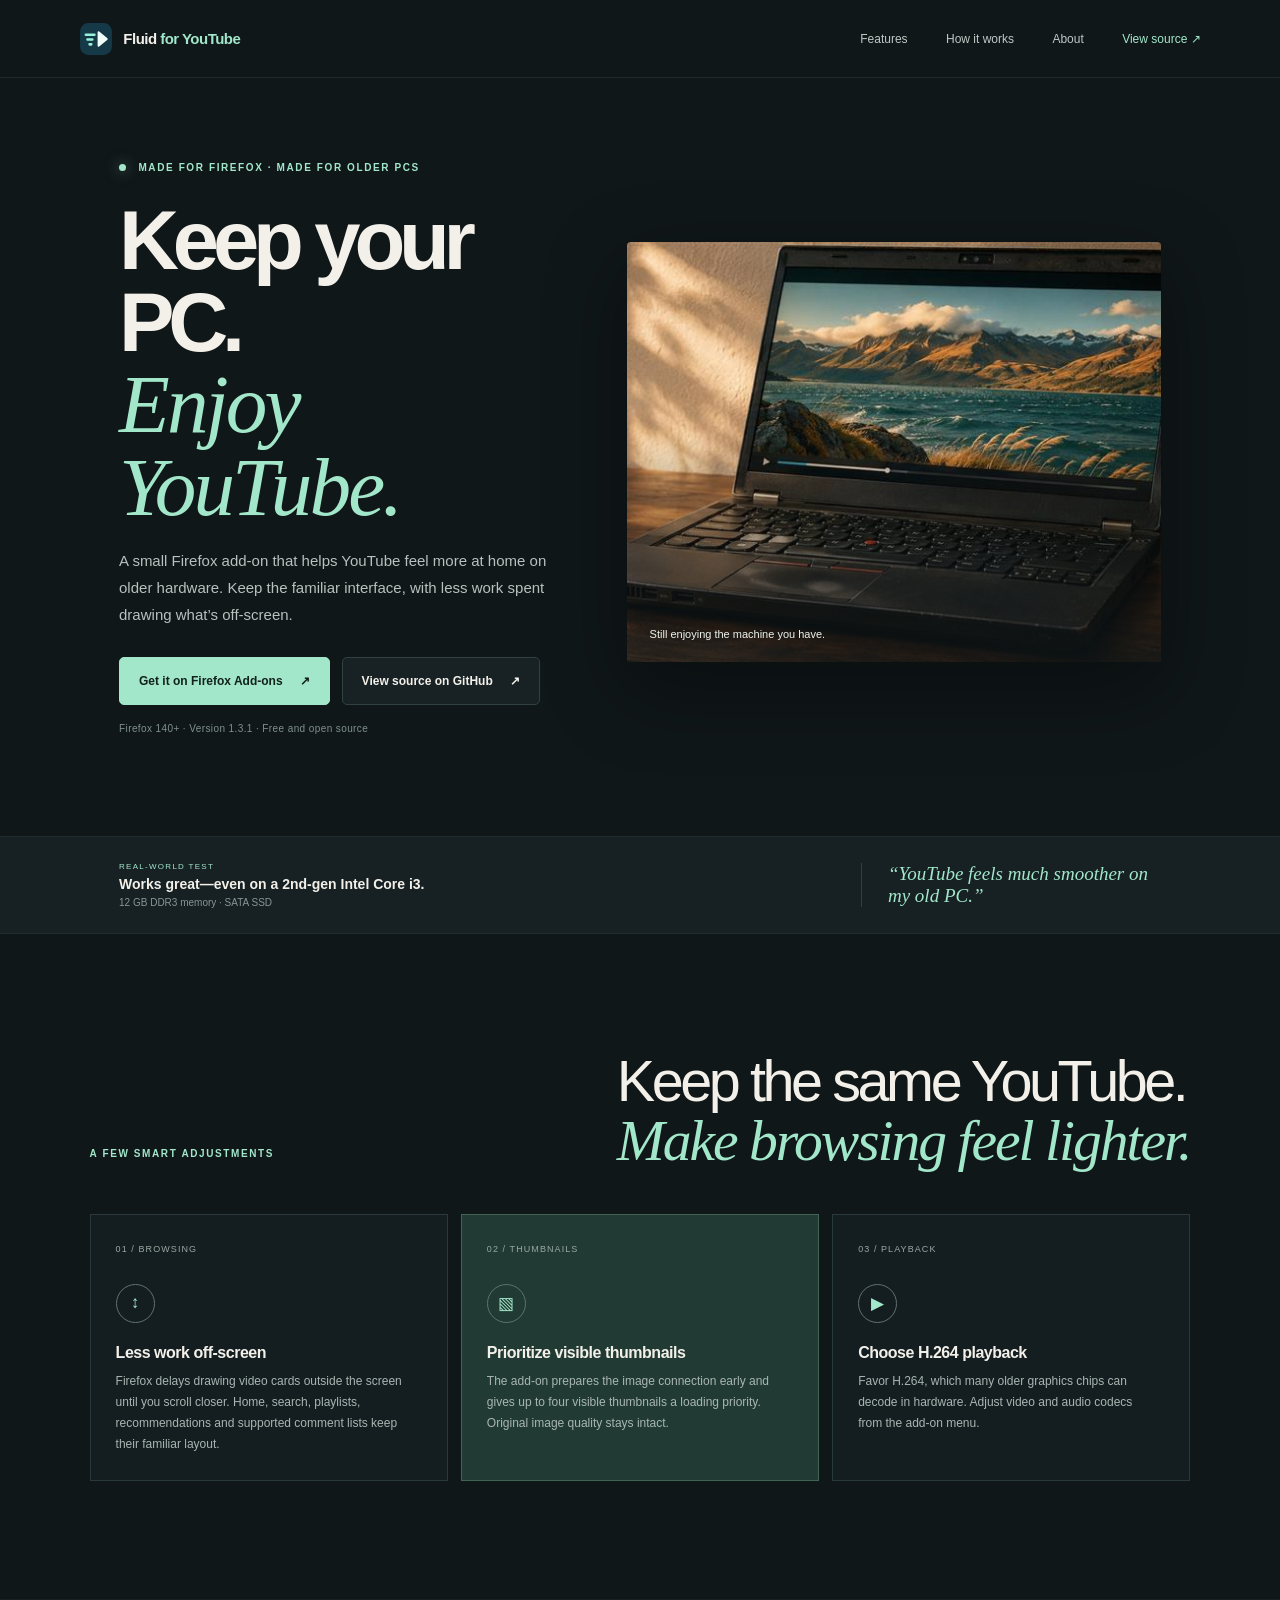
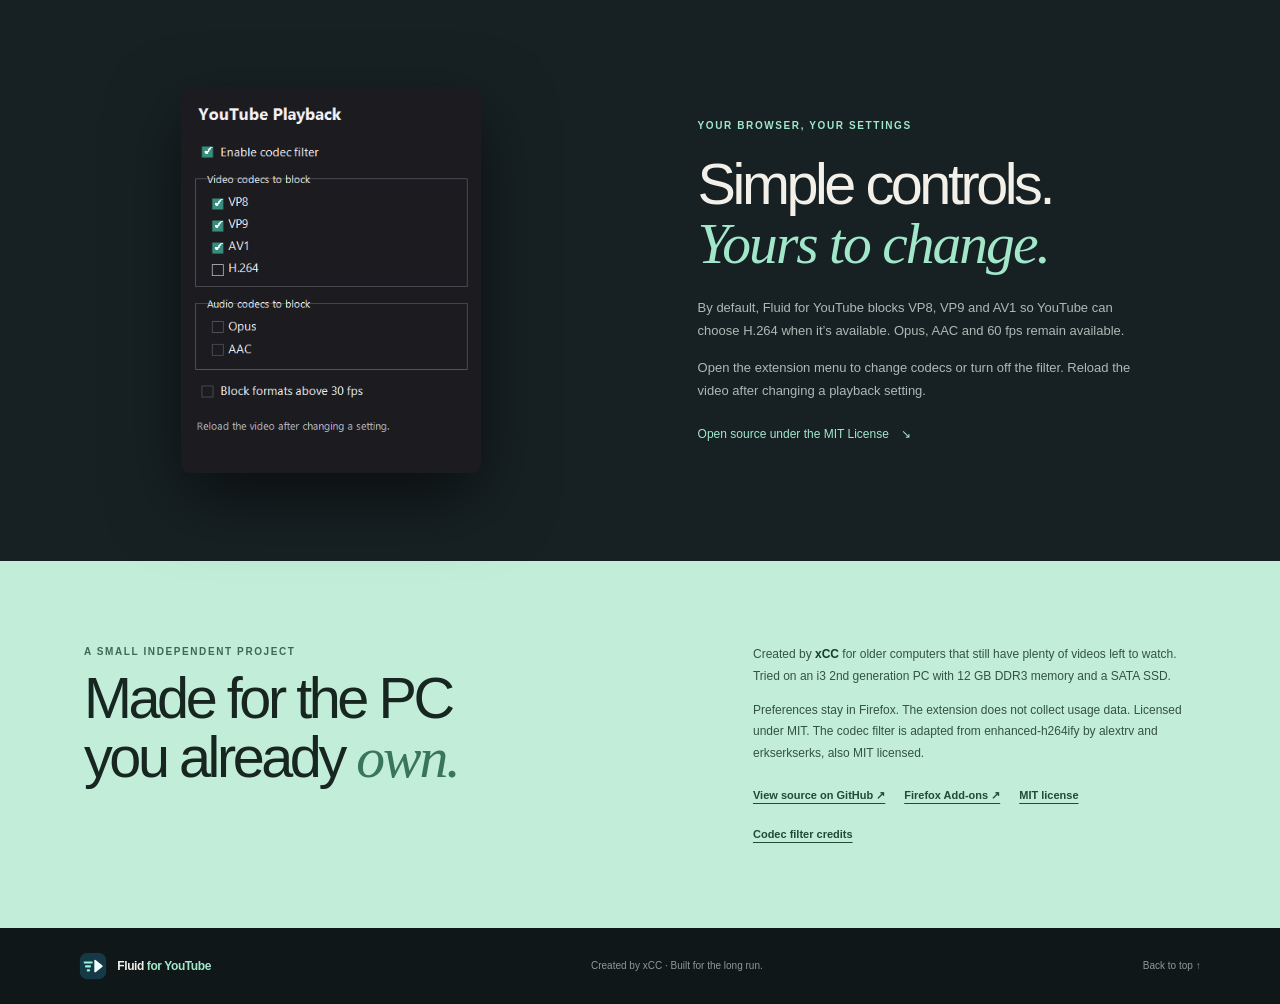
<file: docs/index.html>
<!doctype html>
<html lang="en">
<head>
  <meta charset="utf-8">
  <meta name="viewport" content="width=device-width, initial-scale=1">
  <meta name="theme-color" content="#101719">
  <meta name="description" content="Fluid for YouTube helps older PCs browse YouTube more comfortably, with smoother lists, prioritized thumbnails and H.264 playback options.">
  <title>Fluid for YouTube — A lighter YouTube for older PCs</title>
  <link rel="icon" href="assets/icon.svg" type="image/svg+xml">
  <link rel="stylesheet" href="styles.css">
</head>
<body>
  <header class="topbar">
    <a class="brand" href="#top" aria-label="Fluid for YouTube home">
      <img src="assets/icon.svg" width="34" height="34" alt="">
      <span>Fluid <i>for YouTube</i></span>
    </a>
    <nav aria-label="Main navigation">
      <a href="#features">Features</a>
      <a href="#how-it-works">How it works</a>
      <a href="#about">About</a>
      <a class="nav-source" href="https://github.com/ex4714-rgb/fluid-for-youtube" target="_blank" rel="noreferrer">View source <span aria-hidden="true">↗</span></a>
    </nav>
  </header>

  <main id="top">
    <section class="hero">
      <div class="hero-copy">
        <p class="eyebrow"><span class="status-dot"></span> MADE FOR FIREFOX · MADE FOR OLDER PCS</p>
        <h1>Keep your PC.<br><em>Enjoy YouTube.</em></h1>
        <p class="intro">A small Firefox add-on that helps YouTube feel more at home on older hardware. Keep the familiar interface, with less work spent drawing what’s off-screen.</p>
        <div class="actions">
          <a class="button button-primary" href="https://addons.mozilla.org/fr/firefox/addon/fluid-for-youtube/" target="_blank" rel="noreferrer">Get it on Firefox Add-ons <span aria-hidden="true">↗</span></a>
          <a class="button button-secondary" href="https://github.com/ex4714-rgb/fluid-for-youtube" target="_blank" rel="noreferrer">View source on GitHub <span aria-hidden="true">↗</span></a>
        </div>
        <p class="meta-line">Firefox 140+ · Version 1.3.1 · Free and open source</p>
      </div>
      <div class="hero-image">
        <img src="images/cover.jpg" alt="A well-used laptop playing a scenic video in warm morning light." width="1280" height="427">
        <div class="image-caption">Still enjoying the machine you have.</div>
      </div>
    </section>

    <section class="tested-strip" aria-label="Test computer">
      <div class="tested-details"><span class="tiny-label">REAL-WORLD TEST</span><strong>Works great—even on a 2nd-gen Intel Core i3.</strong><span class="spec-line">12 GB DDR3 memory · SATA SSD</span></div>
      <p>“YouTube feels much smoother on my old PC.”</p>
    </section>

    <section class="features section-wrap" id="features">
      <div class="section-heading">
        <p class="eyebrow">A FEW SMART ADJUSTMENTS</p>
        <h2>Keep the same YouTube.<br><em>Make browsing feel lighter.</em></h2>
      </div>
      <div class="feature-grid">
        <article class="feature-card">
          <span class="feature-index">01 / BROWSING</span>
          <div class="feature-icon" aria-hidden="true">↕</div>
          <h3>Less work off-screen</h3>
          <p>Firefox delays drawing video cards outside the screen until you scroll closer. Home, search, playlists, recommendations and supported comment lists keep their familiar layout.</p>
        </article>
        <article class="feature-card feature-card-accent">
          <span class="feature-index">02 / THUMBNAILS</span>
          <div class="feature-icon" aria-hidden="true">▧</div>
          <h3>Prioritize visible thumbnails</h3>
          <p>The add-on prepares the image connection early and gives up to four visible thumbnails a loading priority. Original image quality stays intact.</p>
        </article>
        <article class="feature-card">
          <span class="feature-index">03 / PLAYBACK</span>
          <div class="feature-icon" aria-hidden="true">▶</div>
          <h3>Choose H.264 playback</h3>
          <p>Favor H.264, which many older graphics chips can decode in hardware. Adjust video and audio codecs from the add-on menu.</p>
        </article>
      </div>
    </section>

    <section class="settings-section" id="how-it-works">
      <div class="settings-image-wrap">
        <img src="images/playback-settings.png" alt="Fluid for YouTube playback settings. VP8, VP9 and AV1 are blocked by default, while H.264 remains available." width="380" height="490" loading="lazy">
      </div>
      <div class="settings-copy">
        <p class="eyebrow">YOUR BROWSER, YOUR SETTINGS</p>
        <h2>Simple controls.<br><em>Yours to change.</em></h2>
        <p>By default, Fluid for YouTube blocks VP8, VP9 and AV1 so YouTube can choose H.264 when it’s available. Opus, AAC and 60 fps remain available.</p>
        <p>Open the extension menu to change codecs or turn off the filter. Reload the video after changing a playback setting.</p>
        <a class="text-link" href="#about">Open source under the MIT License <span aria-hidden="true">↘</span></a>
      </div>
    </section>

    <section class="about-section" id="about">
      <div class="about-inner">
        <div>
          <p class="eyebrow">A SMALL INDEPENDENT PROJECT</p>
          <h2>Made for the PC<br>you already <em>own.</em></h2>
        </div>
        <div class="about-copy">
          <p>Created by <strong>xCC</strong> for older computers that still have plenty of videos left to watch. Tried on an i3 2nd generation PC with 12 GB DDR3 memory and a SATA SSD.</p>
          <p>Preferences stay in Firefox. The extension does not collect usage data. Licensed under MIT. The codec filter is adapted from enhanced-h264ify by alextrv and erkserkserks, also MIT licensed.</p>
          <div class="about-links"><a href="https://github.com/ex4714-rgb/fluid-for-youtube" target="_blank" rel="noreferrer">View source on GitHub ↗</a><a href="https://addons.mozilla.org/fr/firefox/addon/fluid-for-youtube/" target="_blank" rel="noreferrer">Firefox Add-ons ↗</a><a href="assets/LICENSE">MIT license</a><a href="assets/LICENSE-enhanced-h264ify.txt">Codec filter credits</a></div>
        </div>
      </div>
    </section>
  </main>

  <footer class="footer">
    <a class="brand" href="#top"><img src="assets/icon.svg" width="28" height="28" alt=""><span>Fluid <i>for YouTube</i></span></a>
    <span>Created by xCC · Built for the long run.</span>
    <a href="#top">Back to top ↑</a>
  </footer>
</body>
</html>
</file>
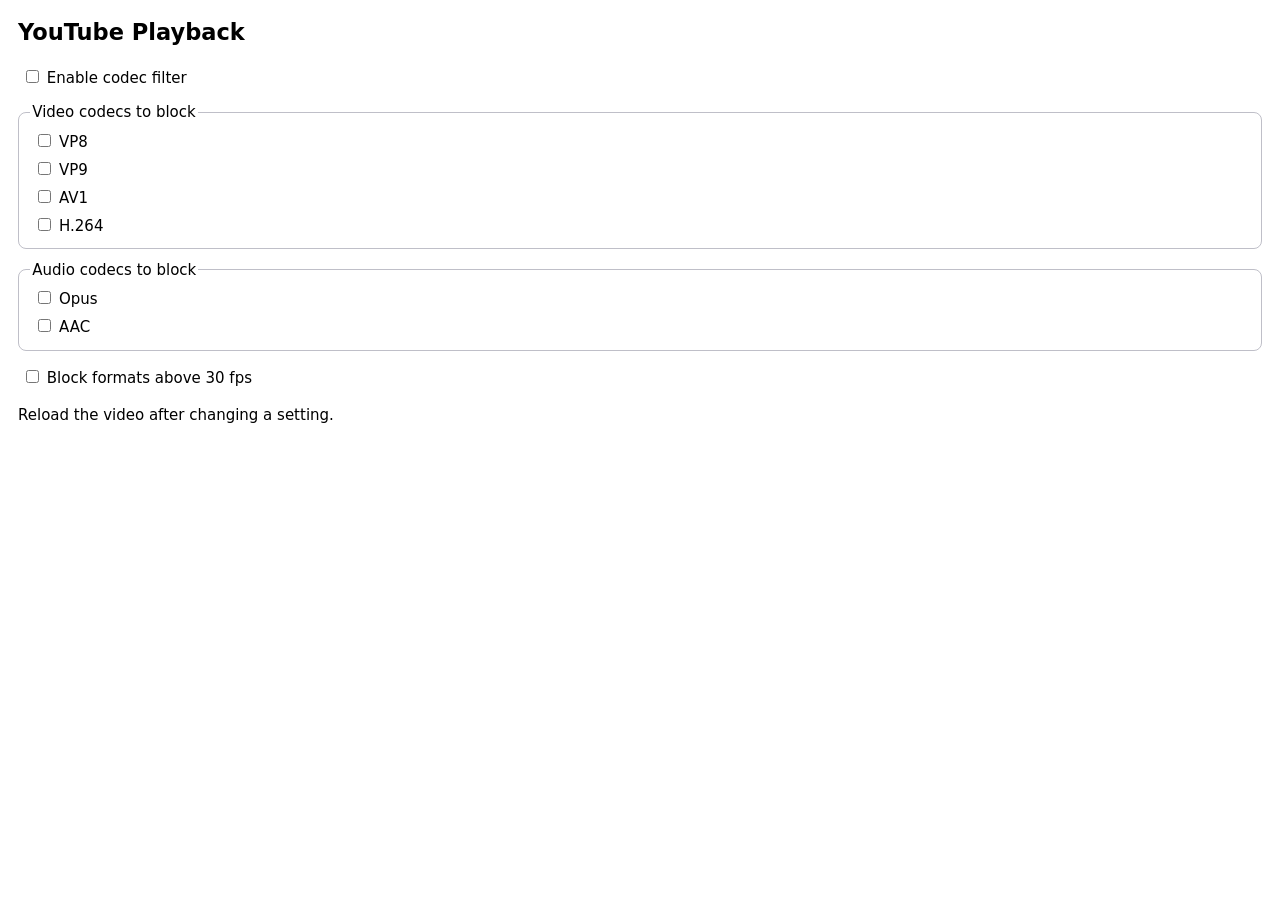
<file: src/settings.html>
<!doctype html><html lang="en"><meta charset="utf-8"><title>Fluid for YouTube</title>
<style>:root{color-scheme:light dark;font:15px system-ui}body{min-width:245px;margin:18px}label{display:block;padding:4px}fieldset{margin:12px 0;border:1px solid #8898;border-radius:8px}p{max-width:37ch}input{accent-color:#338477}</style>
<h2>YouTube Playback</h2><label><input id="filter" type="checkbox"> Enable codec filter</label>
<fieldset><legend>Video codecs to block</legend>
<label><input id="vp8" type="checkbox"> VP8</label>
<label><input id="vp9" type="checkbox"> VP9</label>
<label><input id="av1" type="checkbox"> AV1</label>
<label><input id="h264" type="checkbox"> H.264</label></fieldset>
<fieldset><legend>Audio codecs to block</legend><label><input id="opus" type="checkbox"> Opus</label><label><input id="aac" type="checkbox"> AAC</label></fieldset>
<label><input id="limitFps" type="checkbox"> Block formats above 30 fps</label>
<p id="status" role="status">Reload the video after changing a setting.</p>
<script src="prefs.js"></script><script src="settings.js"></script></html>
</file>
<file: docs/styles.css>
:root {
  color-scheme: dark;
  --bg: #101719;
  --surface: #172124;
  --surface-2: #1c282b;
  --text: #f2f0e9;
  --muted: #a6b0ae;
  --line: #304043;
  --mint: #a2e7ca;
  --mint-dark: #213b34;
  --serif: Georgia, 'Times New Roman', serif;
  --sans: 'Segoe UI', Arial, sans-serif;
}

* { box-sizing: border-box; }
html { scroll-behavior: smooth; }
body { margin: 0; background: var(--bg); color: var(--text); font-family: var(--sans); -webkit-font-smoothing: antialiased; overflow-x: hidden; }
img { max-width: 100%; }
a { color: inherit; }
.topbar { height: 78px; display: flex; align-items: center; justify-content: space-between; padding: 0 clamp(24px, 6.2vw, 96px); border-bottom: 1px solid rgba(255,255,255,.08); }
.brand { display: inline-flex; gap: 10px; align-items: center; color: var(--text); text-decoration: none; font-size: 15px; font-weight: 700; letter-spacing: -.035em; }
.brand img { border-radius: 9px; }
.brand i { color: var(--mint); font-style: normal; }
nav { display: flex; gap: clamp(17px,3vw,40px); align-items: center; color: #c0c8c5; font-size: 12px; }
nav a, .footer a { text-decoration: none; transition: color .2s ease; }
nav a:hover, .footer a:hover, .text-link:hover { color: var(--mint); }
.nav-source { color: var(--mint); }
.hero { min-height: 600px; display: grid; grid-template-columns: .9fr 1.1fr; align-items: center; gap: 5.5vw; padding: 62px clamp(24px, 9.3vw, 144px) 72px; max-width: 1680px; margin: auto; }
.hero-copy { padding: 20px 0; }
.eyebrow { color: var(--mint); font-size: 10px; letter-spacing: .16em; line-height: 1.5; font-weight: 700; }
.status-dot { display: inline-block; width: 7px; height: 7px; margin-right: 8px; border-radius: 50%; background: var(--mint); box-shadow: 0 0 14px #a2e7ca85; }
h1, h2, h3, p { margin-top: 0; }
h1 { margin: 25px 0 19px; font-size: clamp(48px,6.5vw,86px); line-height: .98; letter-spacing: -.075em; font-weight: 600; }
h1 em, h2 em { color: var(--mint); font-family: var(--serif); font-weight: 400; letter-spacing: -.035em; }
.intro { max-width: 440px; color: #b8c1be; font-size: 15px; line-height: 1.8; }
.actions { display: flex; flex-wrap: wrap; gap: 12px; margin: 29px 0 18px; }
.button { min-height: 48px; display: inline-flex; align-items: center; justify-content: center; gap: 17px; padding: 0 19px; border: 1px solid var(--line); border-radius: 5px; text-decoration: none; font-size: 12px; font-weight: 700; transition: transform .2s ease, background .2s ease; }
.button:hover { transform: translateY(-2px); }
.button-primary { color: #13211c; background: var(--mint); border-color: var(--mint); }
.button-primary:hover { background: #bbf0d9; }
.button-secondary { color: var(--text); background: #182124; }
.meta-line { color: #7f908d; font-size: 10px; letter-spacing: .04em; }
.hero-image { min-height: 420px; position: relative; overflow: hidden; background: #252c27; border-radius: 4px; box-shadow: 0 26px 80px #0006; }
.hero-image img { width: 100%; height: 100%; min-height: 420px; display: block; position: absolute; inset: 0; object-fit: cover; object-position: center 53%; }
.hero-image::after { content: ''; position: absolute; inset: 45% 0 0; background: linear-gradient(transparent, #101719c9); }
.image-caption { position: absolute; z-index: 1; bottom: 22px; left: 23px; right: 23px; color: #edf4ee; font-size: 11px; }
.tested-strip { display: grid; grid-template-columns: 1fr auto; align-items: center; gap: 28px; padding: 25px clamp(24px, 9.3vw, 144px); background: #172124; border-block: 1px solid #ffffff0b; }
.tested-details { display: grid; gap: 5px; }
.tested-strip strong { color: var(--text); font-size: 14px; }
.tested-details .spec-line { color: #879693; font-size: 10px; }
.tested-strip .tiny-label { color: var(--mint); font-size: 8px; letter-spacing: .16em; }
.tested-strip > p { max-width: 300px; margin: 0; padding-left: 26px; border-left: 1px solid var(--line); color: var(--mint); font: italic 19px var(--serif); }
.section-wrap { max-width: 1320px; margin: auto; padding: 118px clamp(24px, 7vw, 96px); }
.section-heading { display: flex; justify-content: space-between; align-items: end; margin-bottom: 43px; }
h2 { margin-bottom: 0; font-size: clamp(37px, 4.5vw, 58px); line-height: 1.02; letter-spacing: -.06em; font-weight: 500; }
.feature-grid { display: grid; grid-template-columns: repeat(3,1fr); gap: 13px; }
.feature-card { min-height: 250px; padding: 23px 25px 25px; border: 1px solid #2a393c; background: #141e21; }
.feature-card-accent { background: var(--mint-dark); border-color: #426253; }
.feature-index { color: #9aa8a3; font-size: 9px; letter-spacing: .12em; }
.feature-icon { width: 39px; height: 39px; display: grid; place-items: center; margin: 28px 0 21px; border: 1px solid #60716d; border-radius: 50%; color: var(--mint); font-size: 17px; }
.feature-card h3 { margin-bottom: 9px; font-size: 16px; letter-spacing: -.03em; }
.feature-card p { max-width: 300px; margin-bottom: 0; color: #a9b5b1; font-size: 12px; line-height: 1.75; }
.settings-section { display: grid; grid-template-columns: 1fr 1fr; gap: 9vw; align-items: center; padding: 88px max(24px, calc((100vw - 1120px)/2)); background: #172124; }
.settings-image-wrap { display: flex; justify-content: center; }
.settings-image-wrap img { width: min(100%,300px); height: auto; border-radius: 10px; box-shadow: 0 26px 70px #0008; }
.settings-copy { max-width: 455px; }
.settings-copy h2 { margin: 22px 0; }
.settings-copy > p:not(.eyebrow) { color: #aeb9b5; font-size: 13px; line-height: 1.8; }
.text-link { display: inline-flex; gap: 12px; margin-top: 11px; color: var(--mint); font-size: 12px; text-decoration: none; }
.install-section { display: grid; grid-template-columns: .8fr 1.2fr; gap: 8vw; align-items: start; }
.install-title h2 { margin-top: 20px; }
.steps { list-style: none; padding: 0; margin: 0; }
.steps li { display: grid; grid-template-columns: 42px 1fr; gap: 14px; padding: 19px 0; border-bottom: 1px solid var(--line); }
.steps li:first-child { padding-top: 0; }
.steps li > span { color: var(--mint); font-size: 10px; letter-spacing: .1em; }
.steps strong { font-size: 13px; }
.steps p { margin: 7px 0 0; color: #98a6a2; font-size: 11px; line-height: 1.65; }
.steps code { color: #d9e9e1; font-size: 10px; overflow-wrap: anywhere; }
.about-section { background: #c2edd8; color: #172620; }
.about-inner { display: grid; grid-template-columns: 1fr .8fr; gap: 9vw; max-width: 1160px; margin: auto; padding: 83px 24px; }
.about-section .eyebrow { color: #3a6a55; }
.about-section h2 em { color: #397558; }
.about-copy { color: #345247; font-size: 12px; line-height: 1.8; }
.about-copy strong { color: #173c2c; }
.about-links { display: flex; flex-wrap: wrap; gap: 19px; margin-top: 22px; }
.about-links a { color: #214b37; font-size: 11px; font-weight: 700; text-underline-offset: 4px; }
.footer { display: flex; justify-content: space-between; align-items: center; gap: 15px; padding: 24px clamp(24px, 6.2vw, 96px); color: #8d9a96; font-size: 10px; }
.footer .brand { color: var(--text); font-size: 12px; }

@media (max-width: 920px) {
  .hero { min-height: 0; grid-template-columns: 1fr; gap: 28px; padding: 52px clamp(28px, 7vw, 64px) 54px; }
  .hero-copy { max-width: 700px; padding: 0; }
  .hero-image { min-height: 0; aspect-ratio: 1.78; }
  .hero-image img { min-height: 0; }
  .settings-section { gap: 6vw; padding-inline: clamp(28px, 7vw, 72px); }
}

@media (max-width: 760px) {
  .topbar { height: auto; min-height: 68px; padding: 13px 20px; align-items: center; gap: 14px; }
  nav { flex-shrink: 0; justify-content: flex-end; flex-wrap: wrap; gap: 10px 16px; font-size: 11px; }
  .nav-source { min-height: 38px; display: inline-flex; align-items: center; padding: 0 10px; border: 1px solid #426253; border-radius: 4px; }
  nav a:nth-child(2), nav a:nth-child(3) { display: none; }
  .hero { grid-template-columns: 1fr; gap: 27px; padding: 43px 24px 42px; }
  h1 { font-size: clamp(46px, 12vw, 72px); }
  .hero-image { min-height: 0; aspect-ratio: 1.42; }
  .hero-image img { min-height: 0; }
  .tested-strip { grid-template-columns: 1fr; gap: 18px; padding: 22px 24px; }
  .tested-strip > p { max-width: none; padding: 13px 0 0; border: 0; border-top: 1px solid var(--line); }
  .section-wrap { padding: 72px 24px; }
  .section-heading { display: block; }
  .section-heading h2 { margin-top: 20px; }
  .feature-grid { grid-template-columns: 1fr; }
  .feature-card { min-height: 0; padding: 21px; }
  .feature-icon { margin: 19px 0 15px; }
  .settings-section { grid-template-columns: 1fr; gap: 30px; padding: 58px 24px; }
  .settings-image-wrap { order: 2; }
  .settings-copy { order: 1; }
  .install-section { grid-template-columns: 1fr; gap: 34px; }
  .about-inner { grid-template-columns: 1fr; gap: 24px; padding: 58px 24px; }
  .footer { flex-wrap: wrap; padding: 22px 24px; }
  .footer > span { order: 3; width: 100%; }
}

@media (max-width: 480px) {
  .topbar { padding: 11px 16px; }
  .brand { gap: 8px; font-size: 13px; }
  .brand img { width: 30px; height: 30px; }
  nav { gap: 8px; font-size: 10px; }
  nav a:first-child { display: none; }
  .hero { padding-inline: 20px; }
  .eyebrow { font-size: 9px; letter-spacing: .12em; }
  .intro { font-size: 14px; line-height: 1.7; }
  .actions { display: grid; grid-template-columns: 1fr; gap: 10px; margin-top: 23px; }
  .button { width: 100%; min-height: 50px; }
  .meta-line { line-height: 1.6; }
  .tested-strip { padding-inline: 20px; }
  .tested-strip strong { font-size: 13px; line-height: 1.5; }
  .section-wrap { padding-inline: 20px; }
  h2 { font-size: clamp(34px, 10vw, 43px); }
  .feature-card p, .settings-copy > p:not(.eyebrow) { font-size: 13px; }
  .about-inner { padding-inline: 20px; }
  .about-links { gap: 8px 16px; }
  .about-links a { min-height: 40px; display: inline-flex; align-items: center; }
  .footer { padding-inline: 20px; }
}

@media (prefers-reduced-motion: reduce) {
  html { scroll-behavior: auto; }
  *, *::before, *::after { transition-duration: .01ms !important; }
}
</file>
